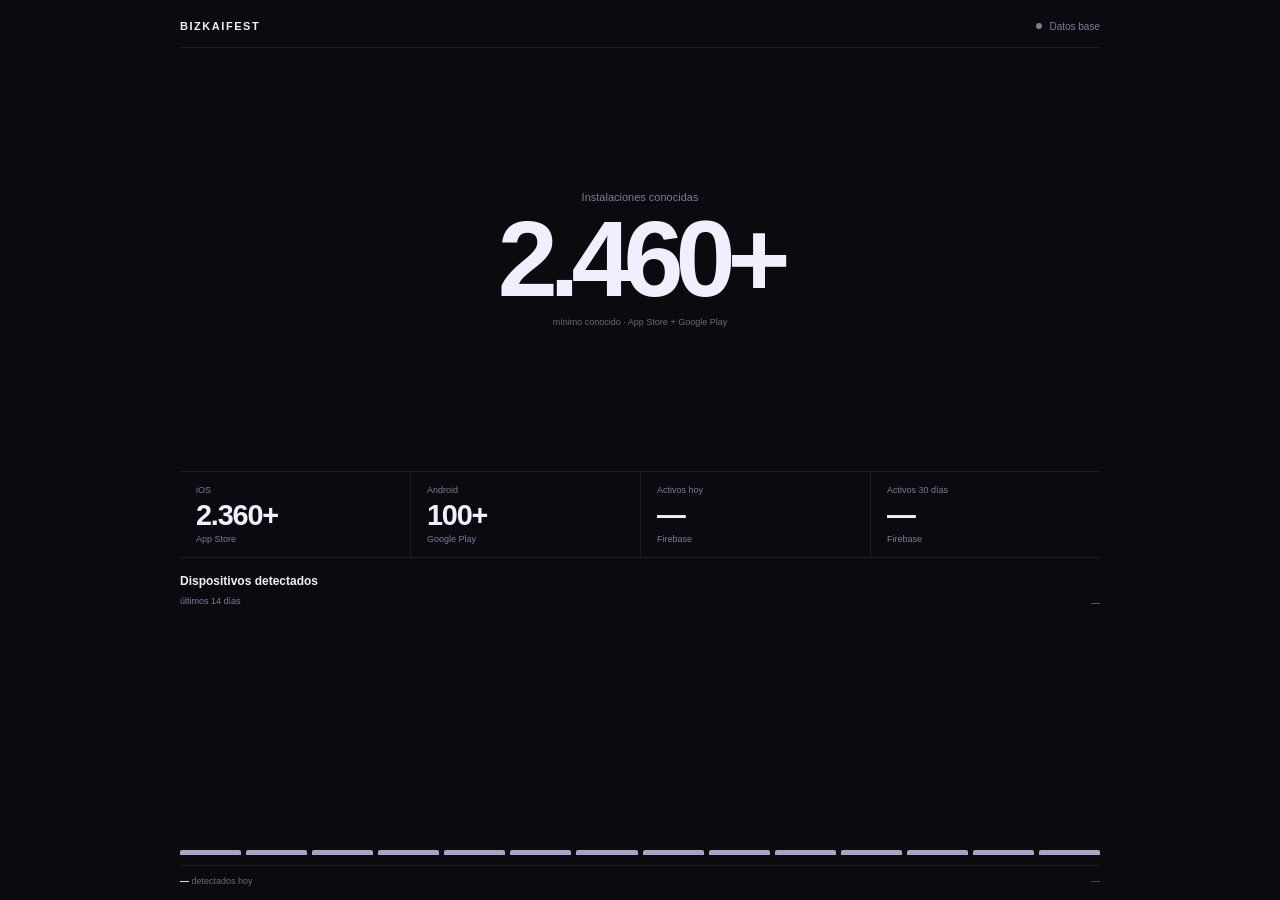
<file: bizkaifest-stats/index.html>
<!doctype html>
<html lang="es">
<head>
  <meta charset="utf-8">
  <meta name="viewport" content="width=device-width,initial-scale=1,viewport-fit=cover">
  <meta name="theme-color" content="#0b0a0f">
  <title>Bizkaifest · Instalaciones</title>
  <style>
    :root{color-scheme:dark;--bg:#0b0a0f;--text:#f3eefe;--muted:#807a9a;--line:#1e1b24;--bar:#d7cffb;--online:#77d9ad}
    *{box-sizing:border-box}html,body{margin:0;width:100%;height:100%;background:var(--bg);overflow:hidden}body{color:var(--text);font-family:Inter,ui-sans-serif,-apple-system,BlinkMacSystemFont,"Segoe UI",sans-serif}
    main{width:min(920px,calc(100% - 36px));height:100dvh;margin:0 auto;display:grid;grid-template-rows:auto minmax(0,1.1fr) auto minmax(0,.8fr) auto;padding:20px 0 14px}
    header{display:flex;justify-content:space-between;align-items:center;padding-bottom:15px;border-bottom:1px solid var(--line)}header strong{font-size:11px;letter-spacing:.14em}.connection{display:flex;align-items:center;gap:7px;color:var(--muted);font-size:10px}.connection i{width:6px;height:6px;border-radius:50%;background:var(--muted)}.connection.online i{background:var(--online)}
    .hero{display:flex;align-items:center;justify-content:center;text-align:center;min-height:0}.hero p{margin:0 0 7px;color:var(--muted);font-size:11px}.hero h1{margin:0;font-size:clamp(64px,12vh,118px);line-height:.9;letter-spacing:-.075em;font-weight:620}.hero small{display:block;margin-top:10px;color:#6e6878;font-size:9px}
    .stats{display:grid;grid-template-columns:repeat(4,1fr);border-top:1px solid var(--line);border-bottom:1px solid var(--line)}.stats>div{padding:13px 16px}.stats>div+div{border-left:1px solid var(--line)}.stats span,.stats small{display:block;color:var(--muted);font-size:9px}.stats strong{display:block;margin:4px 0 2px;font-size:clamp(20px,3.2vh,30px);font-weight:590;letter-spacing:-.04em}
    .trend{display:grid;grid-template-rows:auto minmax(0,1fr) auto;min-height:0;padding:16px 0 5px}.trend-head{display:flex;justify-content:space-between;align-items:end;gap:12px;margin-bottom:8px}.trend h2{margin:0 0 2px;font-size:12px;font-weight:590}.trend-head span,.trend-head strong{color:var(--muted);font-size:9px;font-weight:500}.chart{display:flex;align-items:flex-end;gap:5px;min-height:0}.bar-wrap{flex:1;height:100%;display:flex;align-items:flex-end;min-width:0}.bar{width:100%;min-height:2px;background:var(--bar);opacity:.78;border-radius:2px 2px 0 0}.labels{display:grid;grid-template-columns:repeat(14,1fr);gap:5px;margin-top:5px;color:#625c6d;font-size:8px;text-align:center}
    footer{display:flex;justify-content:space-between;align-items:center;gap:12px;padding-top:10px;border-top:1px solid var(--line);color:#6e6878;font-size:9px}footer b{color:var(--text);font-weight:560}
    @media(max-width:560px){main{width:min(100% - 24px,920px);padding-top:14px;grid-template-rows:auto minmax(0,.9fr) auto minmax(0,.72fr) auto}.hero h1{font-size:clamp(58px,11vh,88px)}.stats{grid-template-columns:1fr 1fr}.stats>div{padding:9px 8px}.stats>div:nth-child(3){border-left:0;border-top:1px solid var(--line)}.stats>div:nth-child(4){border-top:1px solid var(--line)}.trend{padding-top:11px}.chart{gap:3px}.labels{gap:3px}}
    @media(max-height:650px){main{padding-top:10px}.hero h1{font-size:58px}.hero small{margin-top:5px}.stats>div{padding-top:7px;padding-bottom:7px}.trend{padding-top:8px}.trend-head{margin-bottom:4px}footer{padding-top:6px}}
  </style>
</head>
<body>
<main>
  <header><strong>BIZKAIFEST</strong><span class="connection"><i></i><span id="connectionText">Conectando</span></span></header>
  <section class="hero"><div><p>Instalaciones conocidas</p><h1 id="total">2.460+</h1><small>mínimo conocido · App Store + Google Play</small></div></section>
  <section class="stats">
    <div><span>iOS</span><strong id="ios">2.360+</strong><small>App Store</small></div>
    <div><span>Android</span><strong id="android">100+</strong><small>Google Play</small></div>
    <div><span>Activos hoy</span><strong id="activeToday">—</strong><small>Firebase</small></div>
    <div><span>Activos 30 días</span><strong id="active30">—</strong><small>Firebase</small></div>
  </section>
  <section class="trend"><div class="trend-head"><div><h2>Dispositivos detectados</h2><span>últimos 14 días</span></div><strong id="week">—</strong></div><div id="chart" class="chart"></div><div id="labels" class="labels"></div></section>
  <footer><span><b id="today">—</b> detectados hoy</span><span id="updated">—</span></footer>
</main>
<script>
const endpoint='https://api-bizkaifest.duckdns.org/api/v1/installation-metrics';const fmt=new Intl.NumberFormat('es-ES');const el=id=>document.getElementById(id);
function render(data){el('total').textContent=fmt.format(Number(data.total||2460))+(data.totalIsFloor?'+':'');el('ios').textContent=fmt.format(Number(data.ios||2360))+(data.iosIsFloor?'+':'');el('android').textContent=fmt.format(Number(data.android||100))+(data.androidIsFloor?'+':'');el('activeToday').textContent=fmt.format(Number(data.activeToday||0));el('active30').textContent=fmt.format(Number(data.active30||0));el('today').textContent='+'+fmt.format(Number(data.today||0));const daily=Array.isArray(data.daily)?data.daily.slice(-14):[];const week=daily.slice(-7).reduce((s,p)=>s+Number(p.count||0),0);el('week').textContent='+'+fmt.format(week)+' · 7 días';renderChart(daily);const d=data.updatedAt?new Date(data.updatedAt):new Date();el('updated').textContent=d.toLocaleTimeString('es-ES',{hour:'2-digit',minute:'2-digit'})}
function renderChart(points){const chart=el('chart'),labels=el('labels');chart.replaceChildren();labels.replaceChildren();const safe=points.length?points:Array.from({length:14},()=>({label:'',count:0}));const max=Math.max(1,...safe.map(p=>Number(p.count||0)));for(const p of safe){const w=document.createElement('div');w.className='bar-wrap';const b=document.createElement('div');b.className='bar';b.style.height=Math.max(2,Number(p.count||0)/max*100)+'%';w.appendChild(b);chart.appendChild(w);const l=document.createElement('span');l.textContent=p.label||'';labels.appendChild(l)}}
async function refresh(){try{const r=await fetch(endpoint,{cache:'no-store'});if(!r.ok)throw new Error('HTTP '+r.status);render(await r.json());document.querySelector('.connection').classList.add('online');el('connectionText').textContent='En directo'}catch(_){document.querySelector('.connection').classList.remove('online');el('connectionText').textContent='Datos base';if(!el('chart').children.length)renderChart([])}}refresh();setInterval(refresh,5000);
</script>
</body>
</html>
</file>
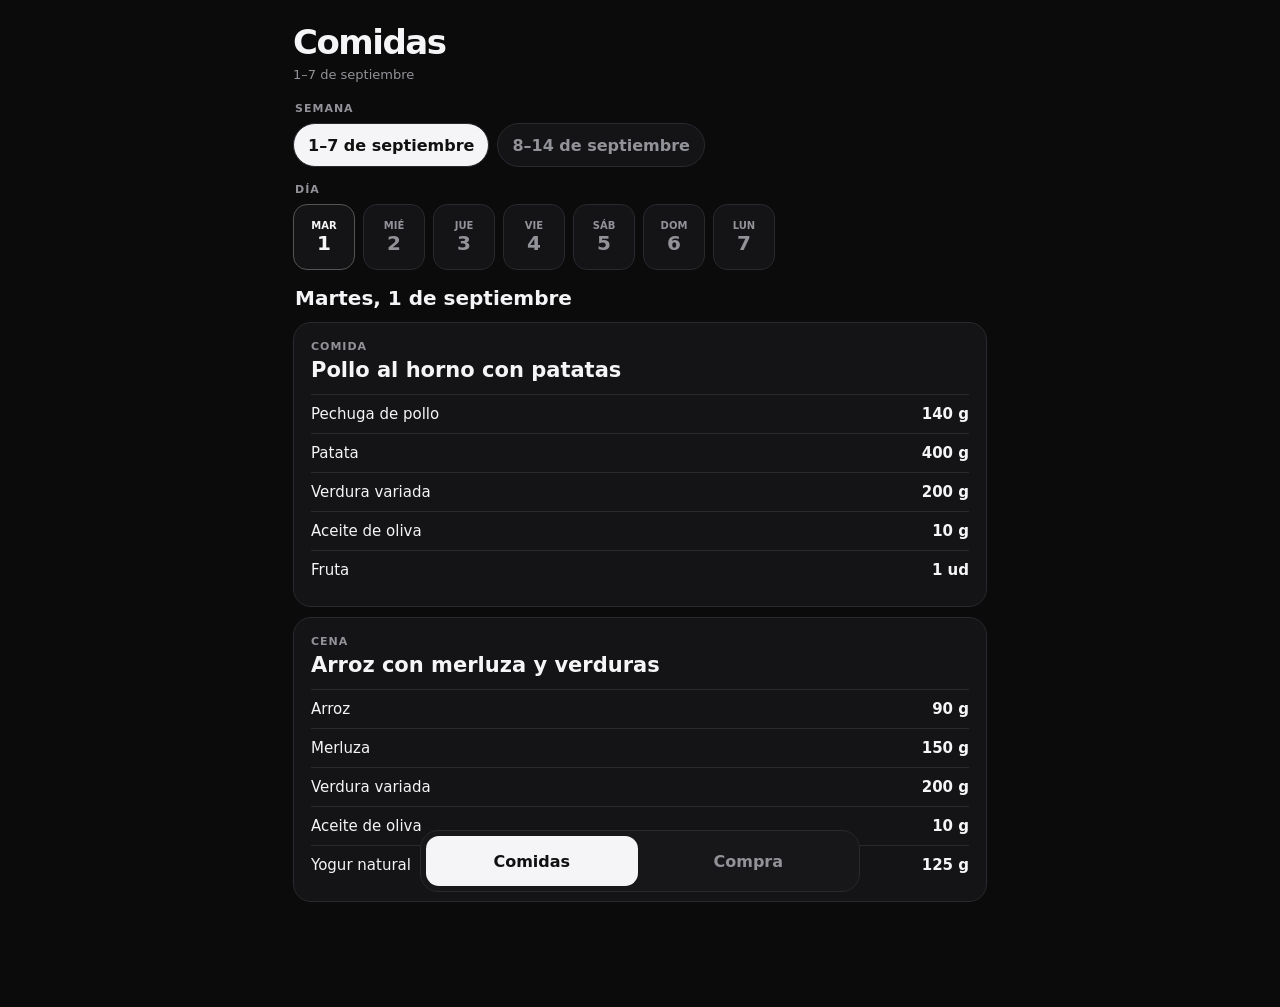
<file: comidas/index.html>
<!doctype html><html lang="es"><head><meta charset="utf-8"><meta name="viewport" content="width=device-width,initial-scale=1,viewport-fit=cover"><meta name="theme-color" content="#0b0b0c"><title>Comidas</title><style>:root{color-scheme:dark;--b:#0b0b0c;--c:#141416;--c2:#1a1a1d;--l:#29292e;--t:#f5f5f7;--m:#929299}*{box-sizing:border-box;-webkit-tap-highlight-color:transparent}body{margin:0;background:var(--b);color:var(--t);font-family:system-ui,-apple-system,sans-serif}.app{max-width:720px;margin:auto;padding:22px 13px 105px}h1{margin:0;font-size:34px;letter-spacing:-1.5px}.range{color:var(--m);font-size:13px;margin:5px 0 20px}.label{font-size:11px;color:var(--m);font-weight:800;text-transform:uppercase;letter-spacing:1px;margin:0 2px 8px}.weeks,.days,.stores{display:flex;gap:8px;overflow:auto;scrollbar-width:none;margin-bottom:16px}.weeks::-webkit-scrollbar,.days::-webkit-scrollbar,.stores::-webkit-scrollbar{display:none}button{font:inherit}.week,.day,.store-btn{border:1px solid var(--l);background:var(--c);color:var(--m)}.week,.store-btn{flex:none;height:44px;padding:0 14px;border-radius:999px;font-weight:750}.week.active{background:var(--t);color:#111}.store-btn{min-width:126px}.store-btn.active{background:#232328;color:#fff;border-color:#5a5a64}.day{flex:none;width:62px;height:66px;border-radius:14px;font-weight:800}.day.active{color:var(--t);border-color:#555}.day small{display:block;font-size:10px;text-transform:uppercase}.day b{font-size:20px}.date{font-size:20px;font-weight:800;margin:3px 2px 12px}.meals{display:grid;gap:10px}.meal,.group{background:var(--c);border:1px solid var(--l);border-radius:18px}.meal{padding:17px}.meal h2{font-size:11px;color:var(--m);text-transform:uppercase;letter-spacing:1px;margin:0 0 5px}.meal h3{font-size:21px;margin:0 0 12px}.ingredient{display:flex;justify-content:space-between;gap:14px;border-top:1px solid var(--l);padding:10px 0;font-size:15px}.ingredient span:last-child{font-weight:800;white-space:nowrap}.shop-head{margin-bottom:12px}.shop-head strong{display:block;font-size:20px}.shop-head span{display:block;margin-top:3px;color:var(--m);font-size:12px}.shopping{display:grid;gap:10px}.group{overflow:hidden}.group h2{font-size:12px;text-transform:uppercase;letter-spacing:.8px;color:var(--m);padding:14px 14px 8px;margin:0}.shop{display:grid;grid-template-columns:24px 78px minmax(0,1fr) auto;gap:11px;align-items:center;min-height:100px;padding:11px 12px;border-top:1px solid var(--l)}.shop input{width:21px;height:21px;accent-color:white}.photo{width:78px;height:78px;border-radius:14px;overflow:hidden;background:#202024;border:1px solid #303036}.photo img{width:100%;height:100%;object-fit:cover;display:block}.name{font-size:14px;font-weight:850;line-height:1.2}.product{font-size:12px;color:#bbb;margin-top:4px;line-height:1.25}.store{display:inline-block;margin-top:7px;padding:4px 7px;border:1px solid #37373d;border-radius:999px;color:#c5c5ca;font-size:10px;font-weight:800}.qty{font-size:13px;font-weight:900;text-align:right;white-space:nowrap;align-self:start}.done .name{text-decoration:line-through}.done .name,.done .product,.done .store,.done .qty{color:#555}.progress{color:var(--m);font-size:13px;margin:0 2px 12px}.nav{position:fixed;left:50%;bottom:8px;transform:translateX(-50%);width:calc(100% - 24px);max-width:440px;display:grid;grid-template-columns:1fr 1fr;gap:5px;padding:5px;border:1px solid var(--l);background:#18181bef;border-radius:18px;backdrop-filter:blur(12px)}.nav button{height:50px;border:0;border-radius:13px;background:transparent;color:var(--m);font-weight:800}.nav button.active{background:var(--t);color:#111}.hidden{display:none}@media(min-width:700px){.shopping{grid-template-columns:1fr 1fr}}</style></head><body><main class="app"><h1 id="title">Comidas</h1><div class="range" id="range"></div><div class="label">Semana</div><div class="weeks" id="weeks"></div><section id="meals"><div class="label">Día</div><div class="days" id="days"></div><div id="meal"></div></section><section id="buy" class="hidden"><div class="label">Supermercado</div><div class="stores" id="stores"></div><div class="shop-head"><strong id="storeTitle"></strong><span>Toda la lista corresponde únicamente a este supermercado.</span></div><div class="progress" id="progress"></div><div class="shopping" id="shopping"></div></section></main><nav class="nav"><button id="mealBtn" class="active">Comidas</button><button id="buyBtn">Compra</button></nav><script src="./data.js?v=5"></script><script src="./products.js?v=2"></script><script>const M=['enero','febrero','marzo','abril','mayo','junio','julio','agosto','septiembre','octubre','noviembre','diciembre'],D=['domingo','lunes','martes','miércoles','jueves','viernes','sábado'];let s={w:0,d:0,store:localStorage.getItem('food-supermarket')||'Mercadona'};const $=x=>document.getElementById(x),date=x=>new Date(x+'T12:00:00'),esc=x=>String(x).replace(/[&<>\"']/g,a=>({'&':'&amp;','<':'&lt;','>':'&gt;','\"':'&quot;',"'":'&#39;'}[a]));function range(w){let a=date(w.start),b=date(w.end);return a.getMonth()==b.getMonth()?`${a.getDate()}–${b.getDate()} de ${M[b.getMonth()]}`:`${a.getDate()} ${M[a.getMonth()]} – ${b.getDate()} ${M[b.getMonth()]}`}function weeks(){let e=$('weeks');e.innerHTML='';MEAL_DATA.weeks.forEach((w,i)=>{let b=document.createElement('button');b.className='week'+(i==s.w?' active':'');b.textContent=range(w);b.onclick=()=>{s.w=i;s.d=0;render()};e.appendChild(b)})}function days(){let e=$('days');e.innerHTML='';MEAL_DATA.weeks[s.w].days.forEach((x,i)=>{let d=date(x.date),b=document.createElement('button');b.className='day'+(i==s.d?' active':'');b.innerHTML=`<small>${D[d.getDay()].slice(0,3)}</small><b>${d.getDate()}</b>`;b.onclick=()=>{s.d=i;days();meal()};e.appendChild(b)})}function block(t,m){return `<article class="meal"><h2>${t}</h2><h3>${m.name}</h3>${m.items.map(x=>`<div class="ingredient"><span>${x.name}</span><span>${x.qty}</span></div>`).join('')}</article>`}function meal(){let w=MEAL_DATA.weeks[s.w],x=w.days[s.d],d=date(x.date);$('range').textContent=range(w);$('meal').innerHTML=`<div class="date">${D[d.getDay()][0].toUpperCase()+D[d.getDay()].slice(1)}, ${d.getDate()} de ${M[d.getMonth()]}</div><div class="meals">${block('Comida',x.lunch)}${block('Cena',x.dinner)}</div>`}function key(w,x){return `food-${w.start}-${x.category}-${x.name}-${s.store}`}function fallbackSvg(v){const color=s.store==='Mercadona'?'#2d9154':s.store==='Carrefour Express'?'#c91d2c':'#1555b0',txt=esc(v.name).slice(0,26),st=esc(s.store),svg=`<svg xmlns="http://www.w3.org/2000/svg" width="260" height="260"><rect width="260" height="260" rx="28" fill="#171719"/><rect x="18" y="18" width="224" height="224" rx="24" fill="#f7f7f7"/><rect x="32" y="32" width="196" height="38" rx="19" fill="${color}"/><text x="130" y="57" text-anchor="middle" font-family="Arial" font-size="16" font-weight="700" fill="white">${st}</text><text x="130" y="130" text-anchor="middle" font-size="50">🛒</text><text x="130" y="184" text-anchor="middle" font-family="Arial" font-size="15" font-weight="700" fill="#222">${txt}</text></svg>`;return `data:image/svg+xml;charset=UTF-8,${encodeURIComponent(svg)}`}function loadPhoto(img,v){let urls=(v.images||[]).filter(Boolean),i=0;const next=()=>{if(i<urls.length){img.src=urls[i++]}else{img.onerror=null;img.src=fallbackSvg(v)}};img.onerror=next;next()}function stores(){let e=$('stores');e.innerHTML='';STORES.forEach(st=>{let b=document.createElement('button');b.className='store-btn'+(st===s.store?' active':'');b.textContent=st;b.onclick=()=>{s.store=st;localStorage.setItem('food-supermarket',st);stores();shopping()};e.appendChild(b)});$('storeTitle').textContent=`Comprar en ${s.store}`}function shopping(){let w=MEAL_DATA.weeks[s.w],groups={};w.shopping.forEach(x=>(groups[x.category]||=[]).push(x));let e=$('shopping');e.innerHTML='';Object.entries(groups).forEach(([g,items])=>{let c=document.createElement('section');c.className='group';c.innerHTML=`<h2>${g}</h2>`;items.forEach(x=>{let v=getProduct(x.name,s.store),checked=localStorage.getItem(key(w,x))==='1',r=document.createElement('label');r.className='shop'+(checked?' done':'');r.innerHTML=`<input type="checkbox" ${checked?'checked':''}><span class="photo"><img loading="lazy" alt="${esc(v.name)}"></span><span><div class="name">${esc(v.name)}</div><div class="product">${esc(v.product||v.name)}</div><span class="store">${esc(s.store)}</span></span><span class="qty">${esc(x.qty)}</span>`;loadPhoto(r.querySelector('img'),v);let q=r.querySelector('input');q.onchange=()=>{localStorage.setItem(key(w,x),q.checked?'1':'0');r.classList.toggle('done',q.checked);progress()};c.appendChild(r)});e.appendChild(c)});progress();$('range').textContent=range(w);$('storeTitle').textContent=`Comprar en ${s.store}`}function progress(){let w=MEAL_DATA.weeks[s.w],n=w.shopping.filter(x=>localStorage.getItem(key(w,x))==='1').length;$('progress').textContent=`Comprado: ${n} / ${w.shopping.length}`}function render(){weeks();days();meal();stores();shopping()}function view(v){$('meals').classList.toggle('hidden',v!='m');$('buy').classList.toggle('hidden',v!='b');$('mealBtn').classList.toggle('active',v=='m');$('buyBtn').classList.toggle('active',v=='b');$('title').textContent=v=='m'?'Comidas':'Compra';if(v=='b'){stores();shopping()}scrollTo(0,0)}$('mealBtn').onclick=()=>view('m');$('buyBtn').onclick=()=>view('b');render();</script></body></html>
</file>
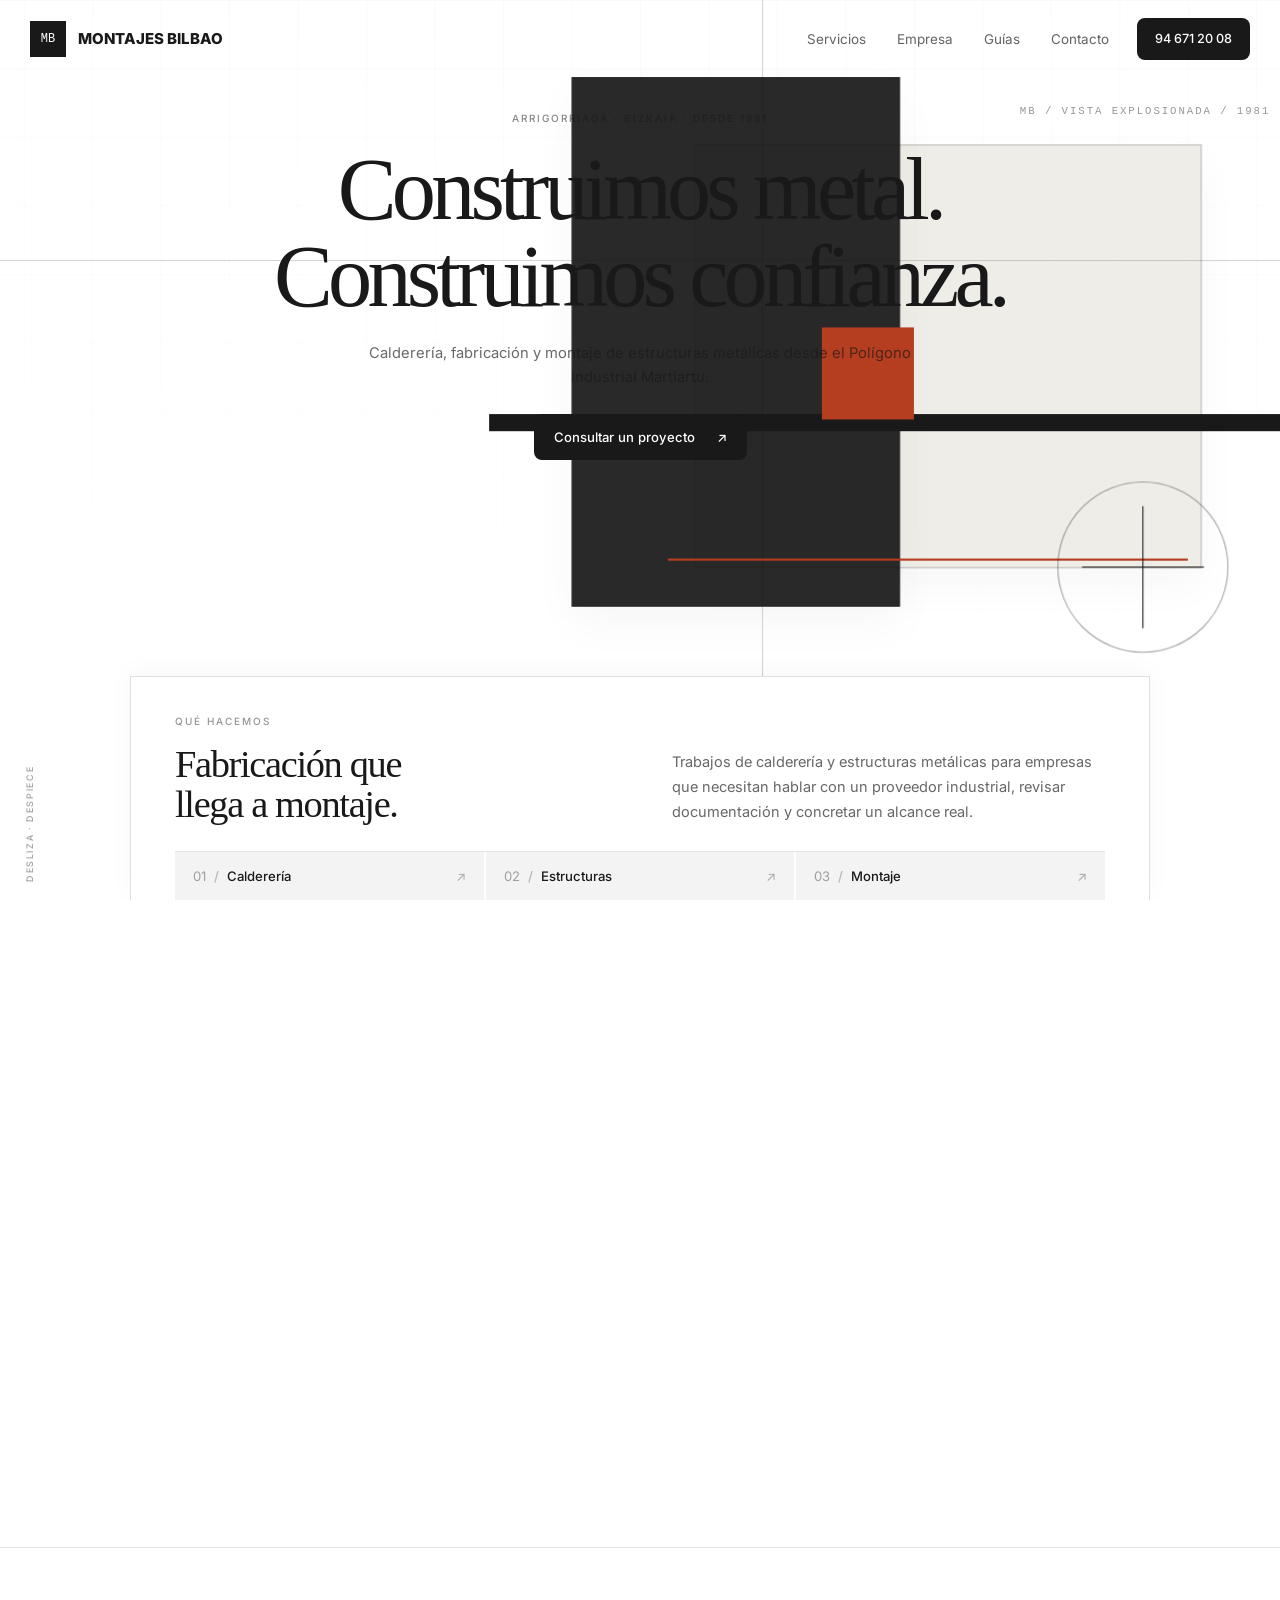
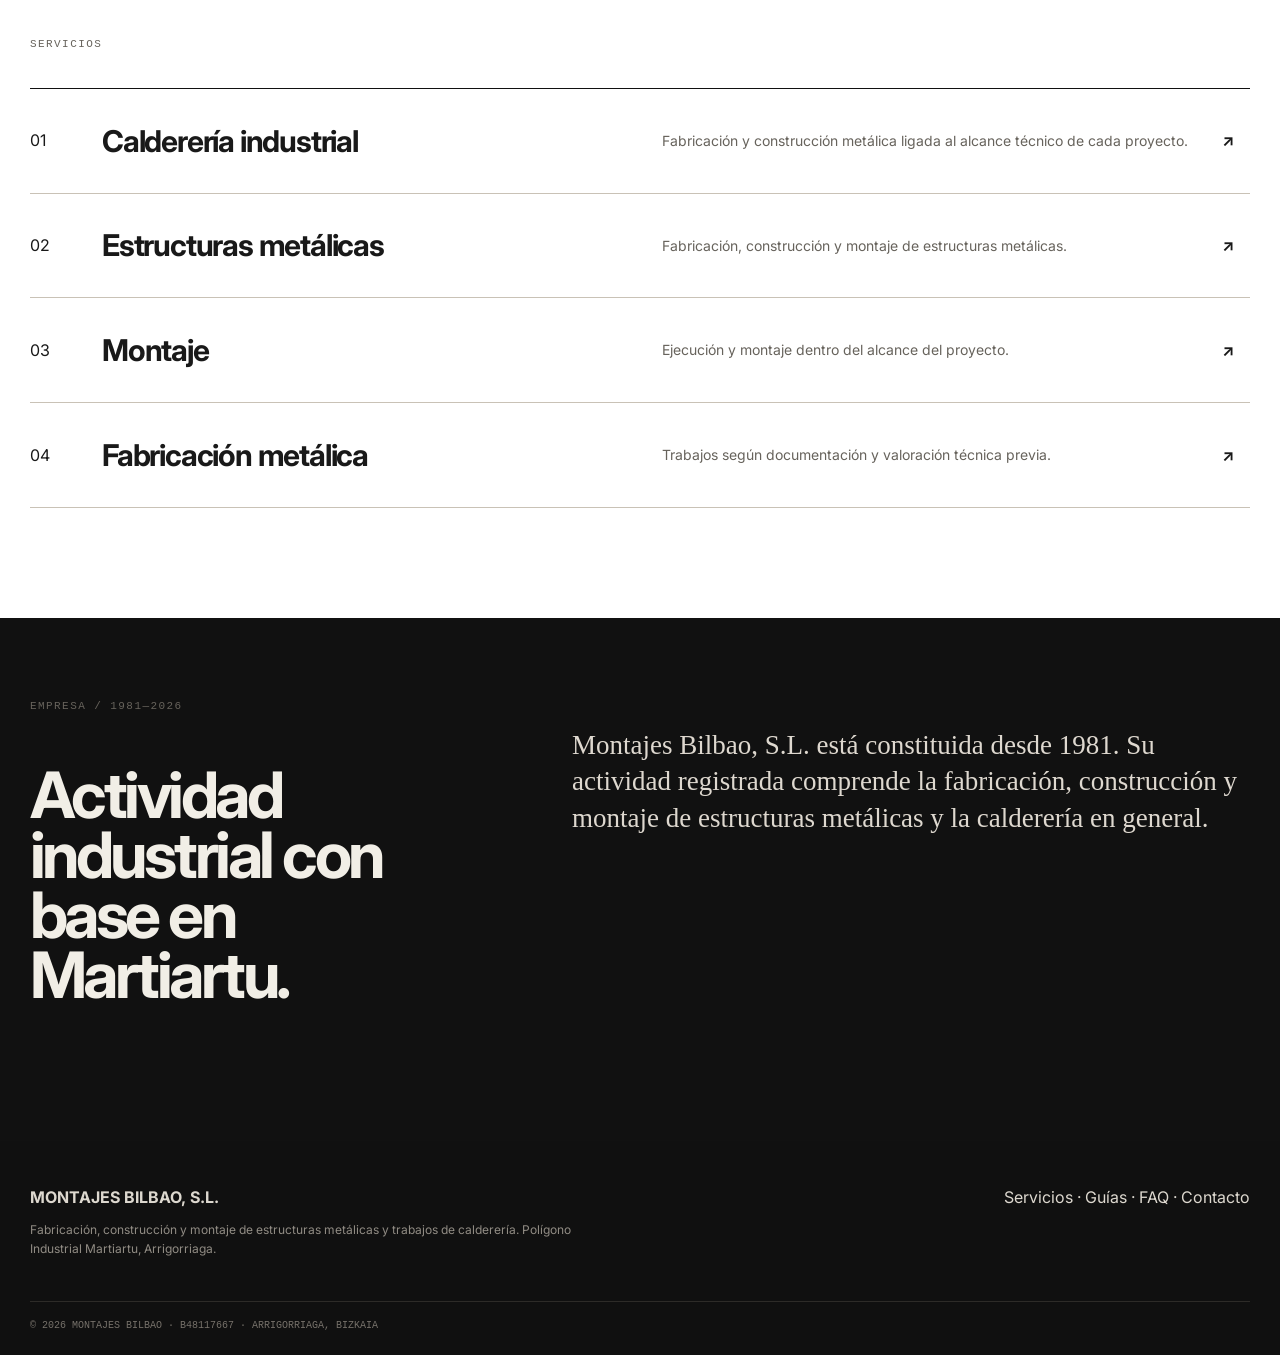
<file: montajes-bilbao-v4/index.html>
<!DOCTYPE html>
<html lang="es"><head><meta charset="utf-8"/><meta content="width=device-width,initial-scale=1" name="viewport"/><title>Montajes Bilbao | Calderería y estructuras metálicas en Bizkaia</title><meta content="Calderería, fabricación y montaje de estructuras metálicas en Arrigorriaga, Bizkaia. Montajes Bilbao, S.L., desde 1981." name="description"/><meta content="index,follow,max-image-preview:large" name="robots"/><link href="https://montajes-bilbao.vercel.app/" rel="canonical"/><meta content="website" property="og:type"/><meta content="es_ES" property="og:locale"/><meta content="Montajes Bilbao | Calderería y estructuras metálicas en Bizkaia" property="og:title"/><meta content="Calderería, fabricación y montaje de estructuras metálicas en Arrigorriaga, Bizkaia. Montajes Bilbao, S.L., desde 1981." property="og:description"/><meta content="https://montajes-bilbao.vercel.app/" property="og:url"/><meta content="summary_large_image" name="twitter:card"/><meta content="#f1eee6" name="theme-color"/><link href="https://db.onlinewebfonts.com/c/9d4d074c9335825a23cce178ee03b498?family=P22+Mackinac+W01+Book" rel="stylesheet"/><link href="https://fonts.googleapis.com/css2?family=Inter:wght@300;400;500;600&amp;display=swap" rel="stylesheet"/><script type="application/ld+json">{"@context":"https://schema.org","@type":["Organization","LocalBusiness"],"@id":"https://montajes-bilbao.vercel.app/#business","name":"Montajes Bilbao, S.L.","legalName":"MONTAJES BILBAO SL","url":"https://montajes-bilbao.vercel.app/","telephone":"+34946712008","taxID":"B48117667","foundingDate":"1981","address":{"@type":"PostalAddress","streetAddress":"Polígono Industrial Martiartu, Pabellón 48","postalCode":"48480","addressLocality":"Arrigorriaga","addressRegion":"Bizkaia","addressCountry":"ES"}}</script><link href="https://ell1zv4.github.io/montajes-bilbao-v4/style.css" rel="stylesheet"/></head><body class="home-v4"><header><nav class="nav"><a class="brand" href="/"><span class="mark">MB</span><span>MONTAJES BILBAO</span></a><div class="navlinks"><a href="/servicios/">Servicios</a><a href="/empresa/">Empresa</a><a href="/guia/">Guías</a><a href="/contacto/">Contacto</a></div><a class="phone" href="tel:+34946712008">94 671 20 08</a></nav></header><main><section class="boomerang-hero" data-boomerang-hero=""><div class="boomerang-sticky"><div aria-hidden="true" class="boomerang-scene"><div class="scene-grid"></div><div class="scene-piece scene-plate plate-one"></div><div class="scene-piece scene-plate plate-two"></div><div class="scene-piece scene-beam beam-one"></div><div class="scene-piece scene-beam beam-two"></div><div class="scene-piece scene-joint"></div><div class="scene-piece scene-ring"></div><div class="scene-axis axis-a"></div><div class="scene-axis axis-b"></div><div class="scene-serial">MB / VISTA EXPLOSIONADA / 1981</div></div><div class="hero-v4-copy wrap"><span class="hero-v4-kicker">ARRIGORRIAGA · BIZKAIA · DESDE 1981</span><h1>Construimos metal.<br/><em>Construimos confianza.</em></h1><p>Calderería, fabricación y montaje de estructuras metálicas desde el Polígono Industrial Martiartu.</p><a class="hero-v4-cta" href="/contacto/">Consultar un proyecto <span>↗</span></a></div><div class="hero-v4-panel-wrap"><div class="hero-v4-panel"><div class="hero-v4-panel-top"><div><span class="hero-v4-label">QUÉ HACEMOS</span><h2>Fabricación que<br/>llega a montaje.</h2></div><p>Trabajos de calderería y estructuras metálicas para empresas que necesitan hablar con un proveedor industrial, revisar documentación y concretar un alcance real.</p></div><div class="hero-v4-divider"></div><div class="hero-v4-features"><a href="/caldereria-industrial-bizkaia/"><span><b>01</b><i>/</i>Calderería</span><strong>↗</strong></a><a href="/estructuras-metalicas-bizkaia/"><span><b>02</b><i>/</i>Estructuras</span><strong>↗</strong></a><a href="/montaje-estructuras-metalicas/"><span><b>03</b><i>/</i>Montaje</span><strong>↗</strong></a></div></div></div><div class="hero-v4-scroll">DESLIZA · DESPIECE</div></div></section><section class="after"><div class="wrap"><div class="ey">SERVICIOS</div><div class="services"><a class="service" href="/caldereria-industrial-bizkaia/"><span>01</span><h2>Calderería industrial</h2><p>Fabricación y construcción metálica ligada al alcance técnico de cada proyecto.</p><b>↗</b></a><a class="service" href="/estructuras-metalicas-bizkaia/"><span>02</span><h2>Estructuras metálicas</h2><p>Fabricación, construcción y montaje de estructuras metálicas.</p><b>↗</b></a><a class="service" href="/montaje-estructuras-metalicas/"><span>03</span><h2>Montaje</h2><p>Ejecución y montaje dentro del alcance del proyecto.</p><b>↗</b></a><a class="service" href="/fabricacion-metalica-bizkaia/"><span>04</span><h2>Fabricación metálica</h2><p>Trabajos según documentación y valoración técnica previa.</p><b>↗</b></a></div></div></section><section class="proof"><div class="wrap proofgrid"><div><div class="ey">EMPRESA / 1981—2026</div><h2>Actividad industrial con base en Martiartu.</h2></div><p>Montajes Bilbao, S.L. está constituida desde 1981. Su actividad registrada comprende la fabricación, construcción y montaje de estructuras metálicas y la calderería en general.</p></div></section></main><footer><div class="foot"><div><strong>MONTAJES BILBAO, S.L.</strong><p>Fabricación, construcción y montaje de estructuras metálicas y trabajos de calderería. Polígono Industrial Martiartu, Arrigorriaga.</p></div><div><a href="/servicios/">Servicios</a> · <a href="/guia/">Guías</a> · <a href="/preguntas-frecuentes/">FAQ</a> · <a href="/contacto/">Contacto</a></div></div><div class="copy">© 2026 MONTAJES BILBAO · B48117667 · ARRIGORRIAGA, BIZKAIA</div></footer><script src="https://ell1zv4.github.io/montajes-bilbao-v4/app.js"></script></body></html>
</file>
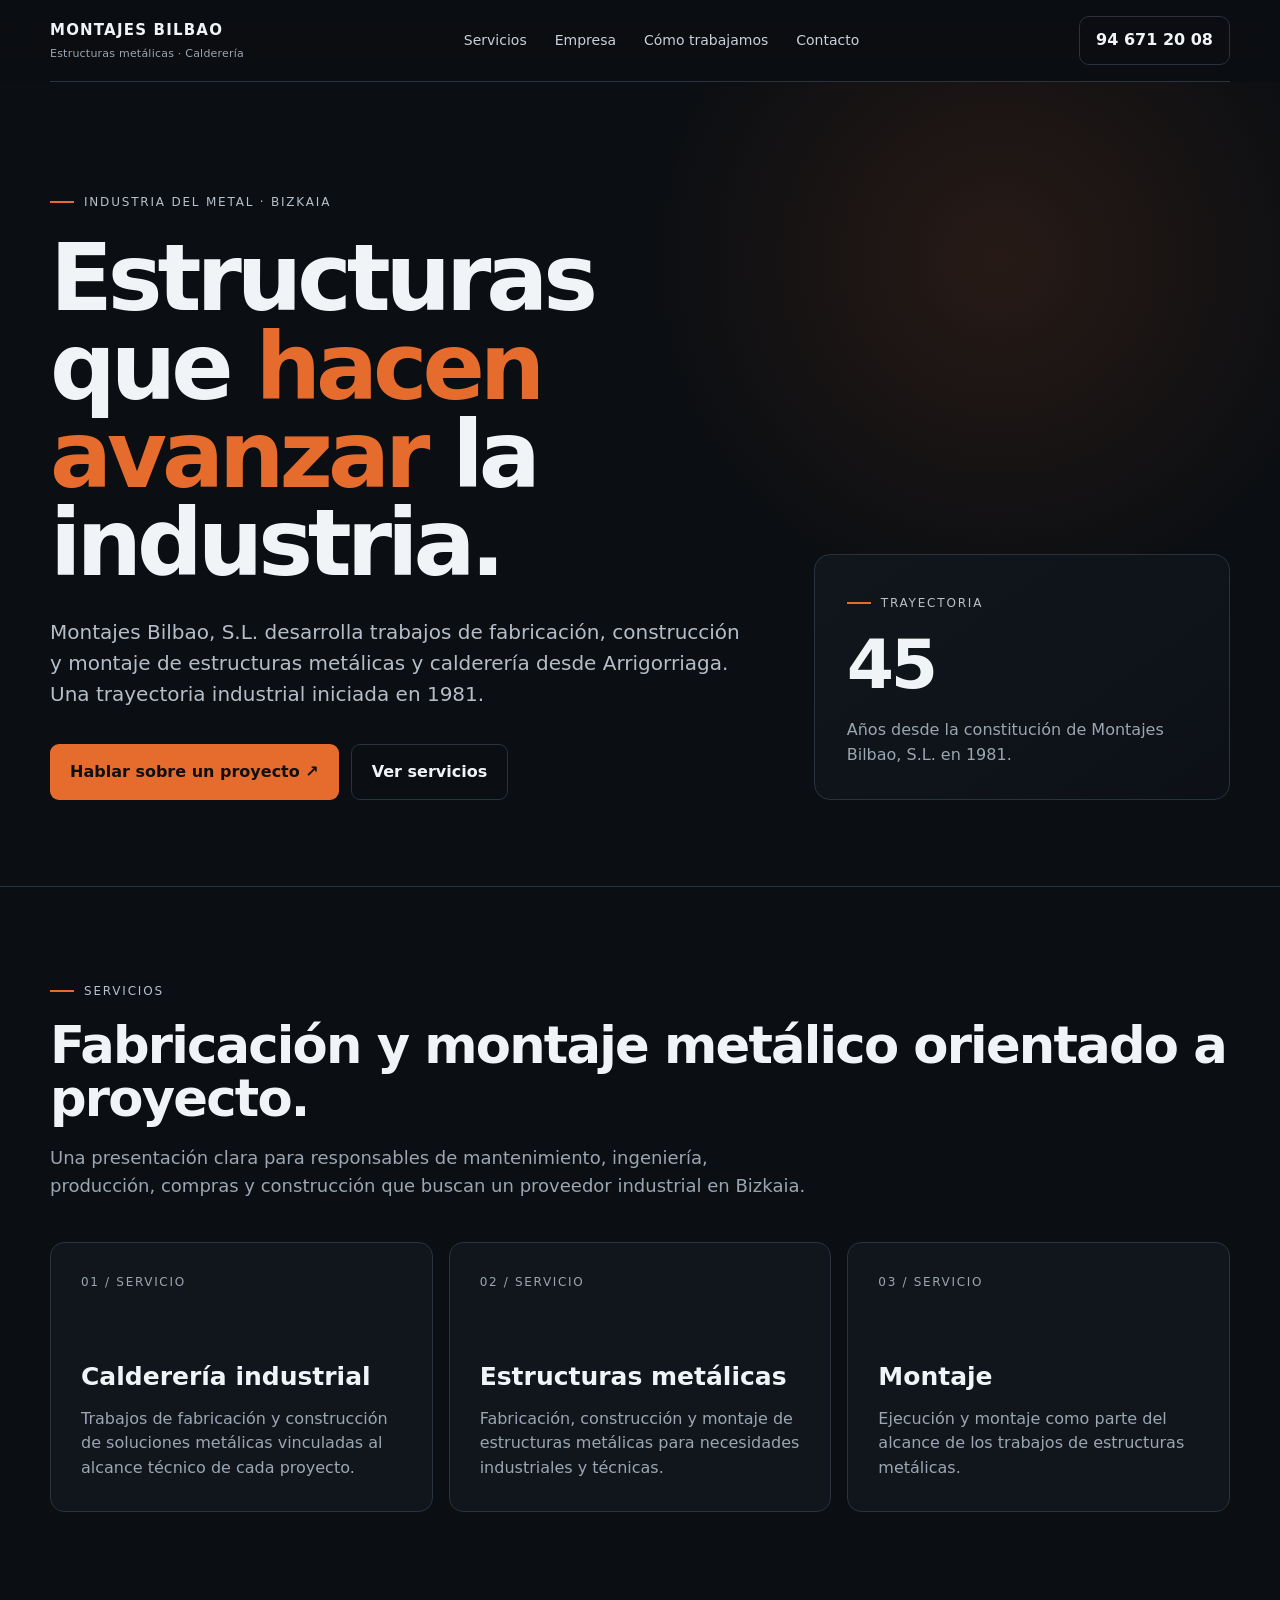
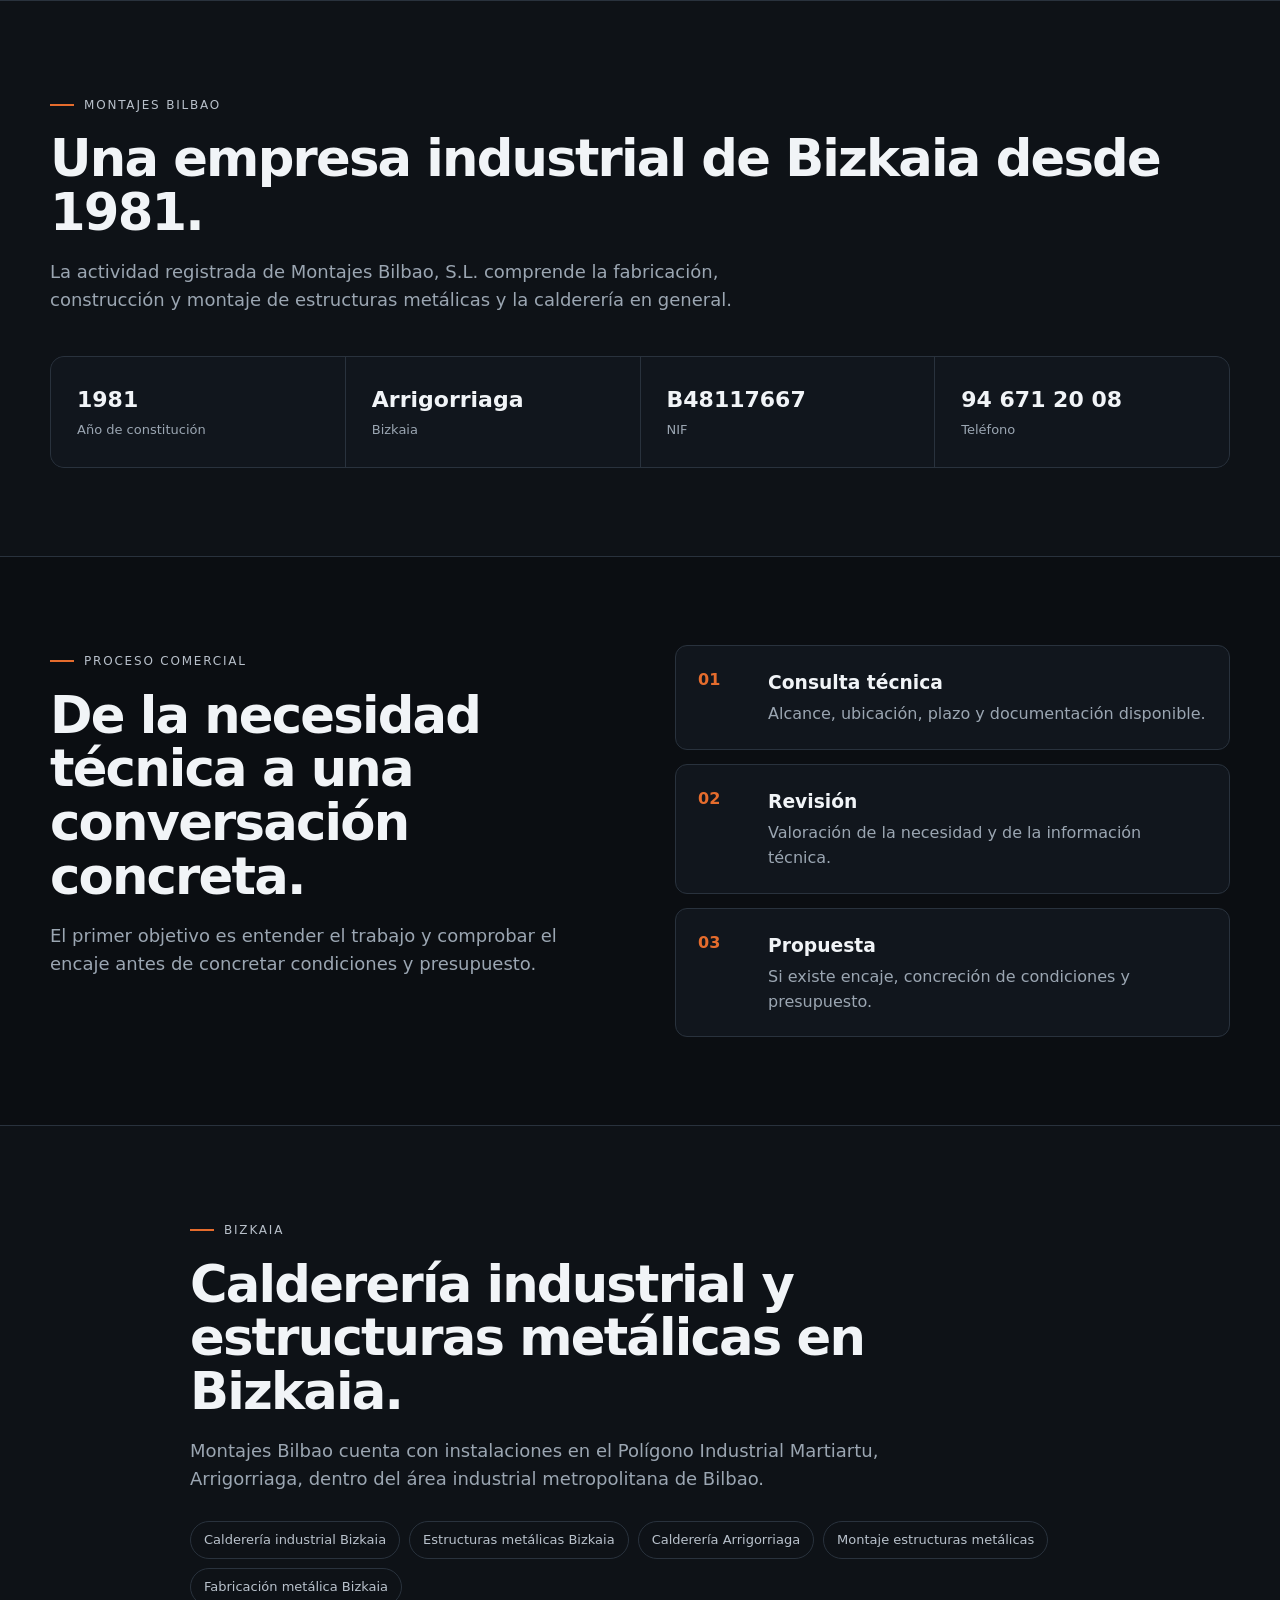
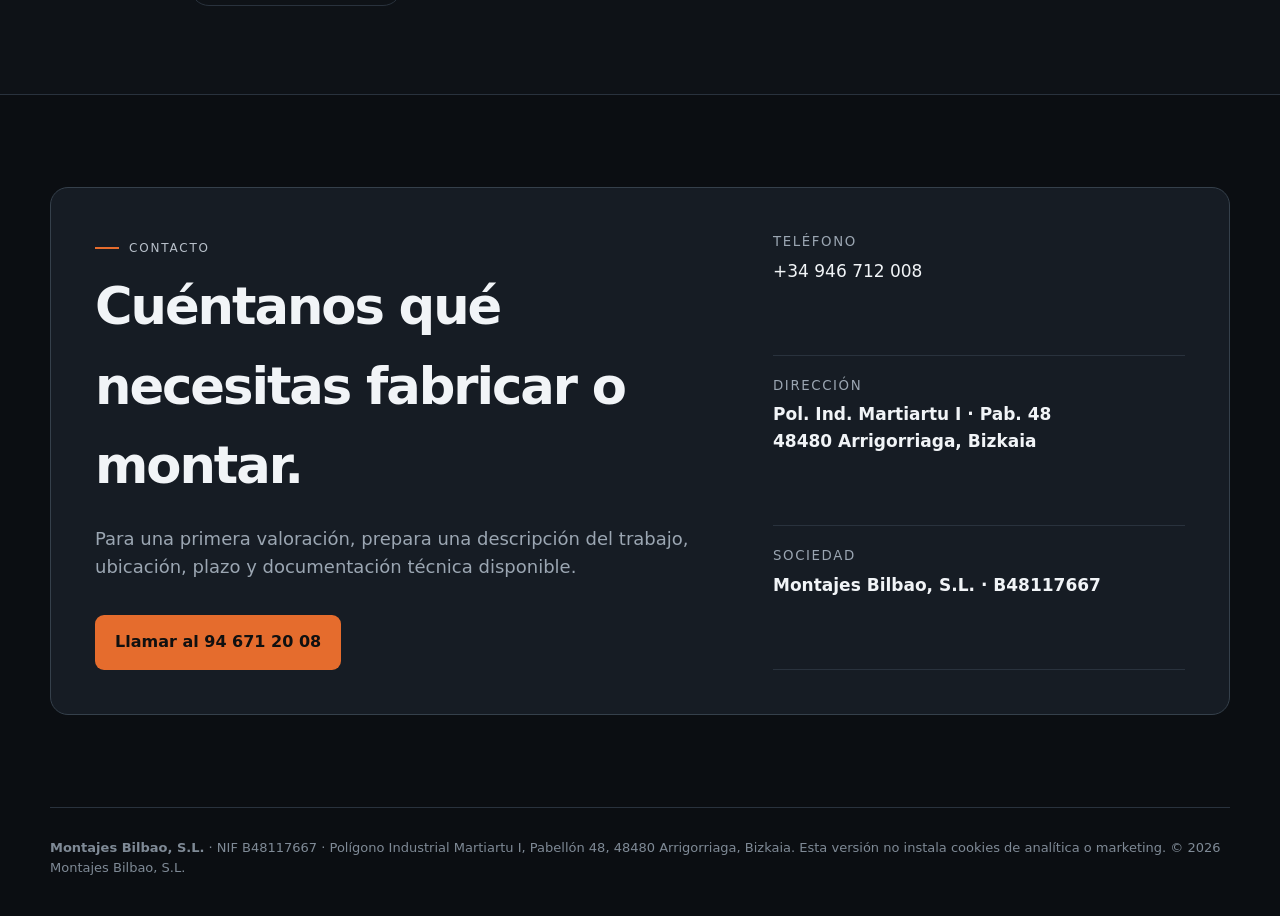
<file: montajes-bilbao-deploy.html>
<!doctype html><html lang="es"><head><meta charset="utf-8"><meta name="viewport" content="width=device-width,initial-scale=1"><title>Montajes Bilbao | Calderería y estructuras metálicas en Bizkaia</title><meta name="description" content="Fabricación, construcción y montaje de estructuras metálicas y calderería en Arrigorriaga, Bizkaia. Montajes Bilbao, S.L., desde 1981."><meta name="robots" content="index,follow"><meta name="theme-color" content="#0b0e12"><meta property="og:type" content="website"><meta property="og:locale" content="es_ES"><meta property="og:title" content="Montajes Bilbao | Calderería y estructuras metálicas en Bizkaia"><meta property="og:description" content="Fabricación, construcción y montaje de estructuras metálicas y calderería en Bizkaia desde 1981."><script type="application/ld+json">{"@context":"https://schema.org","@type":"LocalBusiness","name":"Montajes Bilbao, S.L.","legalName":"MONTAJES BILBAO SL","telephone":"+34946712008","taxID":"B48117667","foundingDate":"1981","address":{"@type":"PostalAddress","streetAddress":"Polígono Industrial Martiartu I, Calle 1, Pabellón 48","postalCode":"48480","addressLocality":"Arrigorriaga","addressRegion":"Bizkaia","addressCountry":"ES"},"description":"Fabricación, construcción y montaje de estructuras metálicas y calderería en Arrigorriaga, Bizkaia."}</script><style>:root{--bg:#0b0e12;--panel:#11161d;--panel2:#161c24;--text:#f1f4f7;--muted:#9ba6b2;--line:#29323d;--accent:#e56c2d;--max:1180px}*{box-sizing:border-box}html{scroll-behavior:smooth}body{margin:0;background:var(--bg);color:var(--text);font-family:Inter,ui-sans-serif,system-ui,-apple-system,BlinkMacSystemFont,"Segoe UI",sans-serif;line-height:1.55}a{color:inherit;text-decoration:none}.wrap{width:min(calc(100% - 40px),var(--max));margin:auto}.nav{height:82px;display:flex;align-items:center;justify-content:space-between;border-bottom:1px solid var(--line)}header{position:sticky;top:0;z-index:10;background:rgba(11,14,18,.91);backdrop-filter:blur(16px)}.brand{font-weight:850;letter-spacing:.08em;font-size:15px}.brand small{display:block;font-weight:500;color:var(--muted);letter-spacing:.02em;font-size:11px;margin-top:2px}.links{display:flex;gap:28px;font-size:14px;color:#c9d0d8}.phone{border:1px solid var(--line);padding:11px 16px;border-radius:10px;font-weight:700}.hero{padding:104px 0 86px;border-bottom:1px solid var(--line);background:radial-gradient(circle at 78% 22%,rgba(229,108,45,.13),transparent 30%)}.hero-grid{display:grid;grid-template-columns:1.25fr .75fr;gap:70px;align-items:end}.kicker{display:inline-flex;align-items:center;gap:10px;text-transform:uppercase;letter-spacing:.15em;font-size:12px;color:#b8c0ca}.kicker:before{content:"";width:24px;height:2px;background:var(--accent)}h1{font-size:clamp(48px,7.2vw,92px);line-height:.96;letter-spacing:-.055em;margin:24px 0 28px;max-width:900px}h1 span{color:var(--accent)}.lead{font-size:20px;max-width:730px;color:#b5bec8}.actions{display:flex;gap:12px;flex-wrap:wrap;margin-top:34px}.btn{display:inline-flex;align-items:center;gap:14px;padding:15px 20px;border-radius:9px;font-weight:750}.primary{background:var(--accent);color:#101010}.secondary{border:1px solid var(--line)}.hero-card{border:1px solid var(--line);background:linear-gradient(145deg,var(--panel),#0d1117);padding:32px;border-radius:16px}.hero-card .big{font-size:68px;font-weight:900;letter-spacing:-.05em}.hero-card p{color:var(--muted);margin:0}.section{padding:88px 0}.section h2{font-size:clamp(34px,4vw,55px);letter-spacing:-.035em;line-height:1.05;margin:18px 0}.muted{color:var(--muted);max-width:760px;font-size:18px}.cards{display:grid;grid-template-columns:repeat(3,1fr);gap:16px;margin-top:42px}.card{background:var(--panel);border:1px solid var(--line);border-radius:14px;padding:30px;min-height:270px;display:flex;flex-direction:column;justify-content:space-between;transition:.2s ease}.card:hover{transform:translateY(-3px);border-color:#475363}.card .num{font-size:12px;letter-spacing:.14em;color:var(--muted)}.card h3{font-size:25px;margin:42px 0 10px}.card p{color:var(--muted);margin:0}.band{background:#0e1217;border-block:1px solid var(--line)}.facts{display:grid;grid-template-columns:repeat(4,1fr);gap:1px;background:var(--line);border:1px solid var(--line);border-radius:14px;overflow:hidden;margin-top:42px}.fact{background:var(--panel);padding:26px}.fact b{display:block;font-size:22px}.fact span{font-size:13px;color:var(--muted)}.process{display:grid;grid-template-columns:1fr 1fr;gap:70px}.steps{display:grid;gap:14px}.step{display:grid;grid-template-columns:52px 1fr;gap:18px;padding:22px;border:1px solid var(--line);border-radius:12px;background:var(--panel)}.step strong{color:var(--accent)}.step h3{margin:0 0 5px}.step p{margin:0;color:var(--muted)}.contact{padding:92px 0}.contact-box{background:var(--panel2);border:1px solid #35404b;border-radius:18px;padding:44px;display:grid;grid-template-columns:1.2fr .8fr;gap:60px}.contact-box h2{font-size:clamp(36px,4vw,56px);letter-spacing:-.04em;margin:10px 0 20px}.details{display:grid;gap:20px}.detail{padding-bottom:18px;border-bottom:1px solid var(--line)}.detail small{display:block;color:var(--muted);text-transform:uppercase;letter-spacing:.12em;margin-bottom:5px}.detail b,.detail a{font-size:17px}.legal{font-size:13px;color:#7f8a96;border-top:1px solid var(--line);padding:30px 0 38px}.seo-copy{max-width:900px}.pillbox{display:flex;gap:9px;flex-wrap:wrap;margin-top:28px}.pill{border:1px solid var(--line);border-radius:999px;padding:8px 13px;color:#b9c2cc;font-size:13px}@media(max-width:820px){.links{display:none}.hero{padding:72px 0}.hero-grid,.process,.contact-box{grid-template-columns:1fr}.cards{grid-template-columns:1fr}.facts{grid-template-columns:1fr 1fr}.hero-card{margin-top:10px}.contact-box{padding:28px}.wrap{width:min(calc(100% - 28px),var(--max))}}@media(max-width:480px){.phone{font-size:12px;padding:9px 11px}.facts{grid-template-columns:1fr}h1{font-size:47px}}</style></head><body id="inicio"><header><div class="wrap nav"><a class="brand" href="#inicio">MONTAJES BILBAO<small>Estructuras metálicas · Calderería</small></a><nav class="links"><a href="#servicios">Servicios</a><a href="#empresa">Empresa</a><a href="#proceso">Cómo trabajamos</a><a href="#contacto">Contacto</a></nav><a class="phone" href="tel:+34946712008">94 671 20 08</a></div></header><main><section class="hero"><div class="wrap hero-grid"><div><span class="kicker">Industria del metal · Bizkaia</span><h1>Estructuras que <span>hacen avanzar</span> la industria.</h1><p class="lead">Montajes Bilbao, S.L. desarrolla trabajos de fabricación, construcción y montaje de estructuras metálicas y calderería desde Arrigorriaga. Una trayectoria industrial iniciada en 1981.</p><div class="actions"><a class="btn primary" href="tel:+34946712008">Hablar sobre un proyecto ↗</a><a class="btn secondary" href="#servicios">Ver servicios</a></div></div><aside class="hero-card"><span class="kicker">Trayectoria</span><div class="big">45</div><p>Años desde la constitución de Montajes Bilbao, S.L. en 1981.</p></aside></div></section><section class="section" id="servicios"><div class="wrap"><span class="kicker">Servicios</span><h2>Fabricación y montaje metálico orientado a proyecto.</h2><p class="muted">Una presentación clara para responsables de mantenimiento, ingeniería, producción, compras y construcción que buscan un proveedor industrial en Bizkaia.</p><div class="cards"><article class="card"><span class="num">01 / SERVICIO</span><div><h3>Calderería industrial</h3><p>Trabajos de fabricación y construcción de soluciones metálicas vinculadas al alcance técnico de cada proyecto.</p></div></article><article class="card"><span class="num">02 / SERVICIO</span><div><h3>Estructuras metálicas</h3><p>Fabricación, construcción y montaje de estructuras metálicas para necesidades industriales y técnicas.</p></div></article><article class="card"><span class="num">03 / SERVICIO</span><div><h3>Montaje</h3><p>Ejecución y montaje como parte del alcance de los trabajos de estructuras metálicas.</p></div></article></div></div></section><section class="section band" id="empresa"><div class="wrap"><span class="kicker">Montajes Bilbao</span><h2>Una empresa industrial de Bizkaia desde 1981.</h2><p class="muted">La actividad registrada de Montajes Bilbao, S.L. comprende la fabricación, construcción y montaje de estructuras metálicas y la calderería en general.</p><div class="facts"><div class="fact"><b>1981</b><span>Año de constitución</span></div><div class="fact"><b>Arrigorriaga</b><span>Bizkaia</span></div><div class="fact"><b>B48117667</b><span>NIF</span></div><div class="fact"><b>94 671 20 08</b><span>Teléfono</span></div></div></div></section><section class="section" id="proceso"><div class="wrap process"><div><span class="kicker">Proceso comercial</span><h2>De la necesidad técnica a una conversación concreta.</h2><p class="muted">El primer objetivo es entender el trabajo y comprobar el encaje antes de concretar condiciones y presupuesto.</p></div><div class="steps"><div class="step"><strong>01</strong><div><h3>Consulta técnica</h3><p>Alcance, ubicación, plazo y documentación disponible.</p></div></div><div class="step"><strong>02</strong><div><h3>Revisión</h3><p>Valoración de la necesidad y de la información técnica.</p></div></div><div class="step"><strong>03</strong><div><h3>Propuesta</h3><p>Si existe encaje, concreción de condiciones y presupuesto.</p></div></div></div></div></section><section class="section band"><div class="wrap seo-copy"><span class="kicker">Bizkaia</span><h2>Calderería industrial y estructuras metálicas en Bizkaia.</h2><p class="muted">Montajes Bilbao cuenta con instalaciones en el Polígono Industrial Martiartu, Arrigorriaga, dentro del área industrial metropolitana de Bilbao.</p><div class="pillbox"><span class="pill">Calderería industrial Bizkaia</span><span class="pill">Estructuras metálicas Bizkaia</span><span class="pill">Calderería Arrigorriaga</span><span class="pill">Montaje estructuras metálicas</span><span class="pill">Fabricación metálica Bizkaia</span></div></div></section><section class="contact" id="contacto"><div class="wrap"><div class="contact-box"><div><span class="kicker">Contacto</span><h2>Cuéntanos qué necesitas fabricar o montar.</h2><p class="muted">Para una primera valoración, prepara una descripción del trabajo, ubicación, plazo y documentación técnica disponible.</p><div class="actions"><a class="btn primary" href="tel:+34946712008">Llamar al 94 671 20 08</a></div></div><div class="details"><div class="detail"><small>Teléfono</small><a href="tel:+34946712008">+34 946 712 008</a></div><div class="detail"><small>Dirección</small><b>Pol. Ind. Martiartu I · Pab. 48<br>48480 Arrigorriaga, Bizkaia</b></div><div class="detail"><small>Sociedad</small><b>Montajes Bilbao, S.L. · B48117667</b></div></div></div></div></section></main><footer><div class="wrap legal"><strong>Montajes Bilbao, S.L.</strong> · NIF B48117667 · Polígono Industrial Martiartu I, Pabellón 48, 48480 Arrigorriaga, Bizkaia. Esta versión no instala cookies de analítica o marketing. © <span id="year"></span> Montajes Bilbao, S.L.</div></footer><script>document.getElementById('year').textContent=new Date().getFullYear()</script></body></html>
</file>
